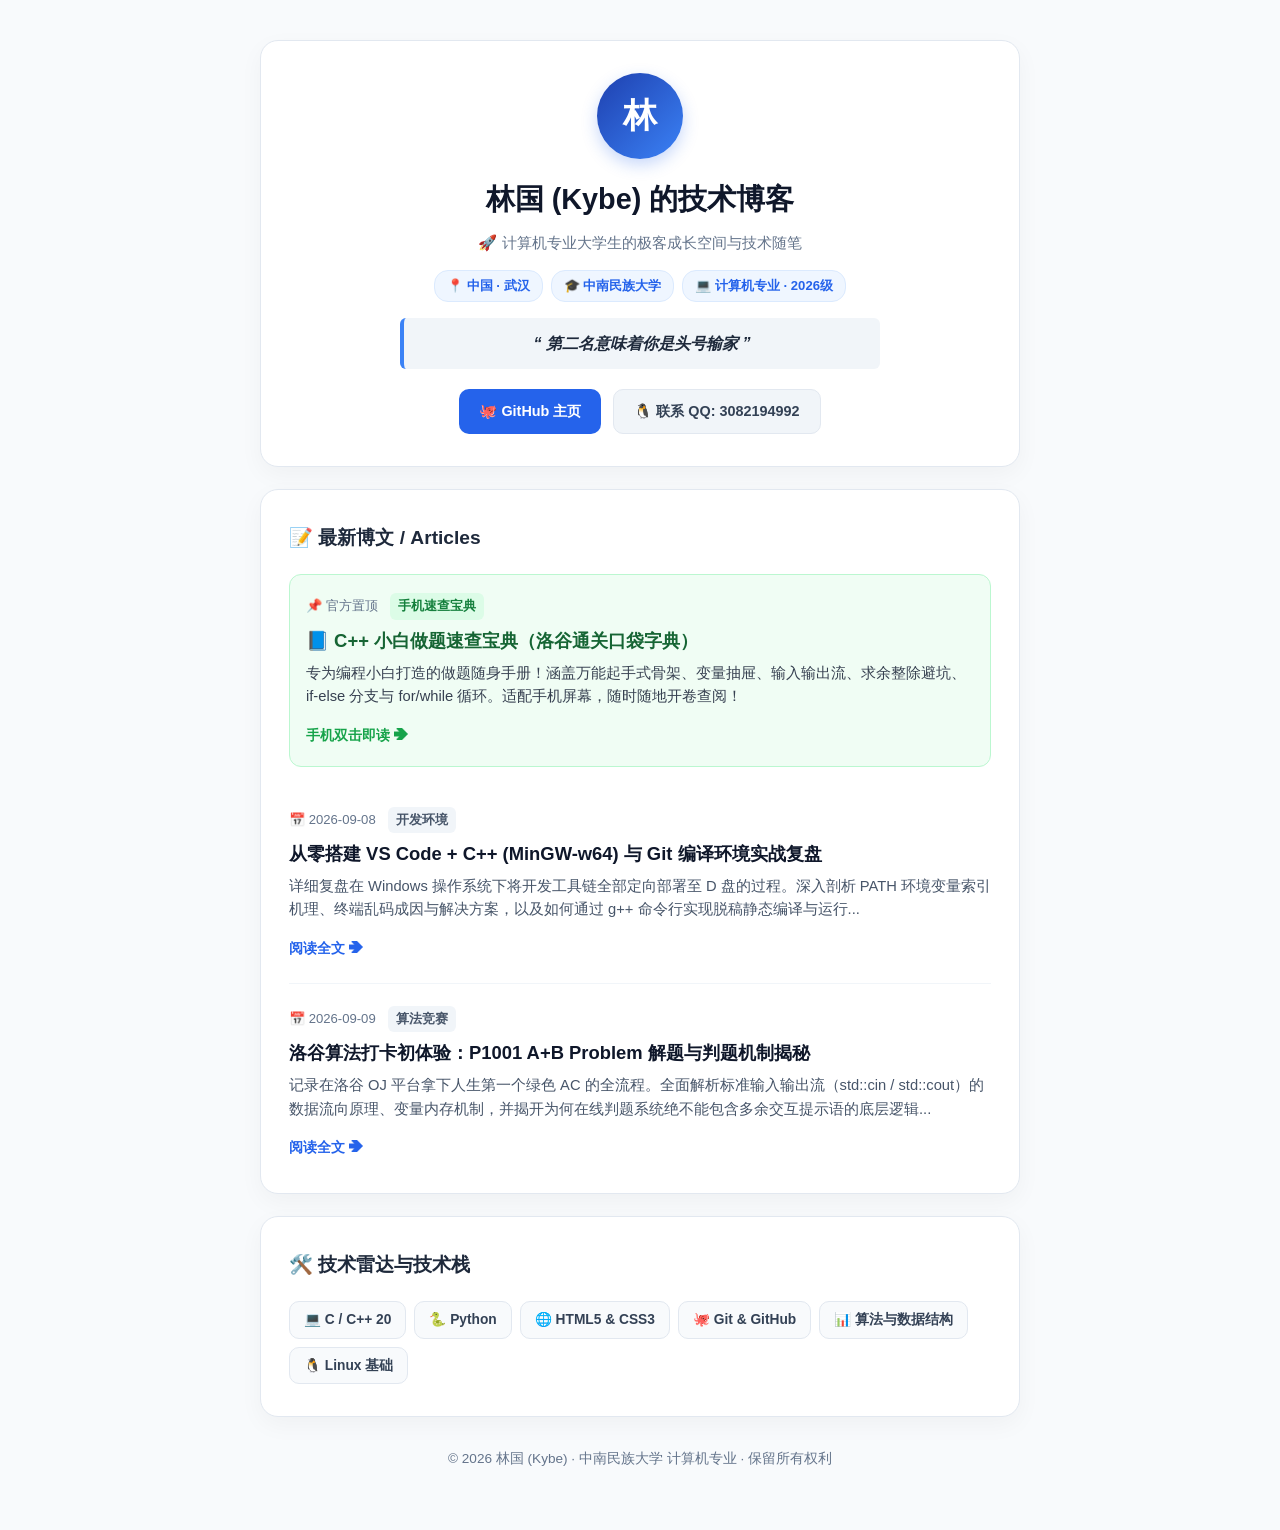
<file: index.html>
﻿<!DOCTYPE html>
<html lang="zh-CN">
<head>
  <meta charset="UTF-8">
  <!-- 响应式必备视口声明：禁止手机缩放为蚂蚁字，按真实设备宽度排版 -->
  <meta name="viewport" content="width=device-width, initial-scale=1.0">
  
  <!-- ① 博客名称与网页标题 -->
  <title>林国 (Kybe) 的技术博客 | 记录计算机探索与成长</title>
  
  <!-- 引入外部 CSS 样式文件（分文件组织） -->
  <link rel="stylesheet" href="css/style.css">
</head>
<body>
  <div class="container">

    <!-- ① 博客名称 + ② 个人介绍卡片 -->
    <div class="card" style="text-align: center;">
      <div class="avatar">林</div>
      <h1>林国 (Kybe) 的技术博客</h1>
      <p class="site-subtitle">🚀 计算机专业大学生的极客成长空间与技术随笔</p>
      <div class="badges">
        <span class="badge">📍 中国 · 武汉</span>
        <span class="badge">🎓 中南民族大学</span>
        <span class="badge">💻 计算机专业 · 2026级</span>
      </div>
      <div class="motto">“ 第二名意味着你是头号输家 ”</div>
      <div class="btns">
        <a href="https://github.com/Kybe2008" class="btn btn-blue" target="_blank">🐙 GitHub 主页</a>
        <button id="qq-btn" class="btn btn-gray">🐧 联系 QQ: 3082194992</button>
      </div>
    </div>

    <!-- ③ 文章列表专区 -->
    <div class="card">
      <div class="sec-title">📝 最新博文 / Articles</div>
      <!-- 置顶宝典文章 -->
      <div class="article-item" style="background: #f0fdf4; padding: 18px 16px; border-radius: 12px; margin-bottom: 18px; border: 1px solid #bbf7d0;">
        <div class="article-meta">
          <span>📌 官方置顶</span>
          <span class="article-tag" style="background: #dcfce7; color: #15803d;">手机速查宝典</span>
        </div>
        <h3 class="article-title">
          <a href="posts/cpp-cheat-sheet.html" style="color: #166534;">📘 C++ 小白做题速查宝典（洛谷通关口袋字典）</a>
        </h3>
        <p class="article-summary" style="color: #374151;">
          专为编程小白打造的做题随身手册！涵盖万能起手式骨架、变量抽屉、输入输出流、求余整除避坑、if-else 分支与 for/while 循环。适配手机屏幕，随时随地开卷查阅！
        </p>
        <a class="article-entry-btn" href="posts/cpp-cheat-sheet.html" style="color: #16a34a; font-weight: 700;">手机双击即读 ➔</a>
      </div>

      
      <!-- 文章 1 -->
      <div class="article-item">
        <div class="article-meta">
          <!-- ④ 发布日期 -->
          <span>📅 2026-09-08</span>
          <span class="article-tag">开发环境</span>
        </div>
        <!-- ⑥ 文章入口链接 -->
        <h3 class="article-title">
          <a href="posts/cpp-env-setup.html">从零搭建 VS Code + C++ (MinGW-w64) 与 Git 编译环境实战复盘</a>
        </h3>
        <!-- ⑤ 摘要 -->
        <p class="article-summary">
          详细复盘在 Windows 操作系统下将开发工具链全部定向部署至 D 盘的过程。深入剖析 PATH 环境变量索引机理、终端乱码成因与解决方案，以及如何通过 g++ 命令行实现脱稿静态编译与运行...
        </p>
        <!-- ⑥ 文章入口按钮 -->
        <a class="article-entry-btn" href="posts/cpp-env-setup.html">阅读全文 ➔</a>
      </div>

      <!-- 文章 2 -->
      <div class="article-item">
        <div class="article-meta">
          <!-- ④ 发布日期 -->
          <span>📅 2026-09-09</span>
          <span class="article-tag">算法竞赛</span>
        </div>
        <!-- ⑥ 文章入口链接 -->
        <h3 class="article-title">
          <a href="posts/luogu-p1001.html">洛谷算法打卡初体验：P1001 A+B Problem 解题与判题机制揭秘</a>
        </h3>
        <!-- ⑤ 摘要 -->
        <p class="article-summary">
          记录在洛谷 OJ 平台拿下人生第一个绿色 AC 的全流程。全面解析标准输入输出流（std::cin / std::cout）的数据流向原理、变量内存机制，并揭开为何在线判题系统绝不能包含多余交互提示语的底层逻辑...
        </p>
        <!-- ⑥ 文章入口按钮 -->
        <a class="article-entry-btn" href="posts/luogu-p1001.html">阅读全文 ➔</a>
      </div>

    </div>

    <!-- 技术栈雷达 -->
    <div class="card">
      <div class="sec-title">🛠️ 技术雷达与技术栈</div>
      <div class="tags">
        <span class="tag">💻 C / C++ 20</span>
        <span class="tag">🐍 Python</span>
        <span class="tag">🌐 HTML5 & CSS3</span>
        <span class="tag">🐙 Git & GitHub</span>
        <span class="tag">📊 算法与数据结构</span>
        <span class="tag">🐧 Linux 基础</span>
      </div>
    </div>

    <footer>
      <p>© 2026 林国 (Kybe) · 中南民族大学 计算机专业 · 保留所有权利</p>
    </footer>
  </div>

  <!-- 引入外部 JavaScript 交互文件（分文件组织） -->
  <script src="js/main.js"></script>
</body>
</html>
</file>
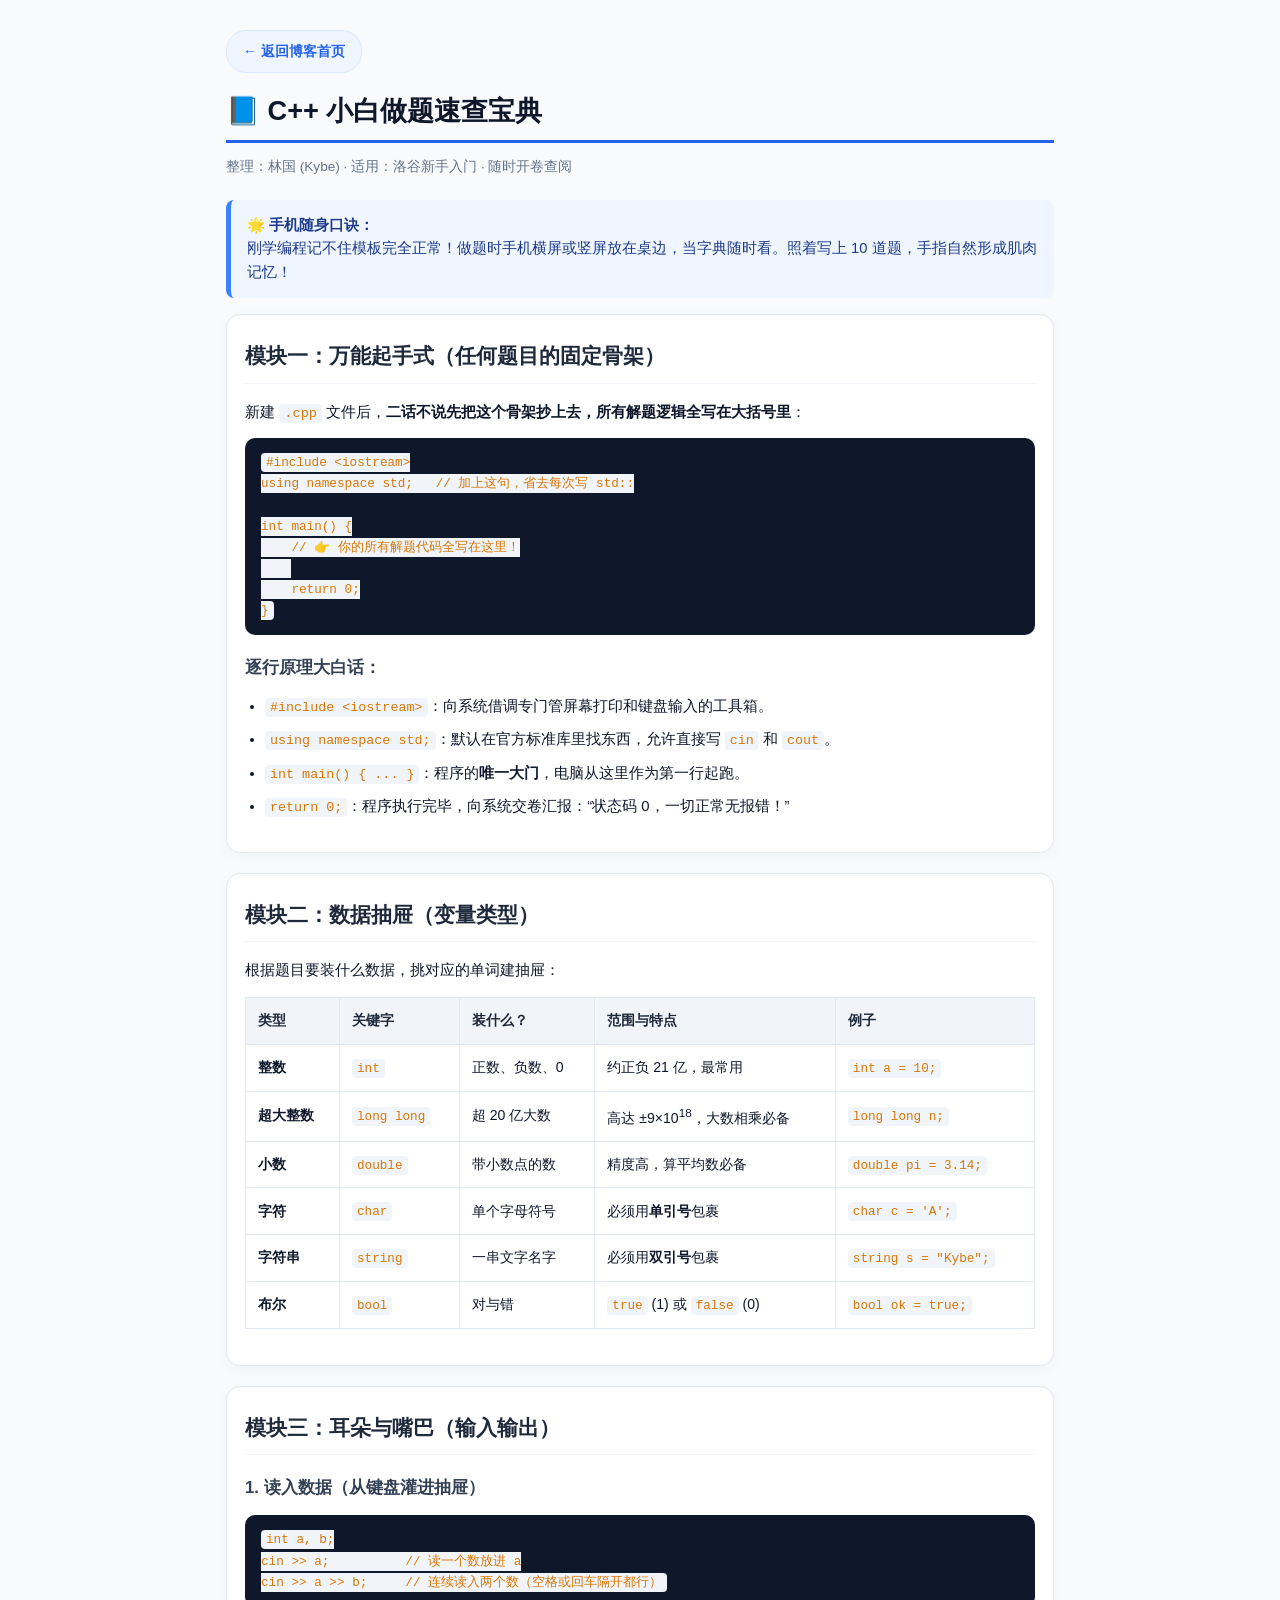
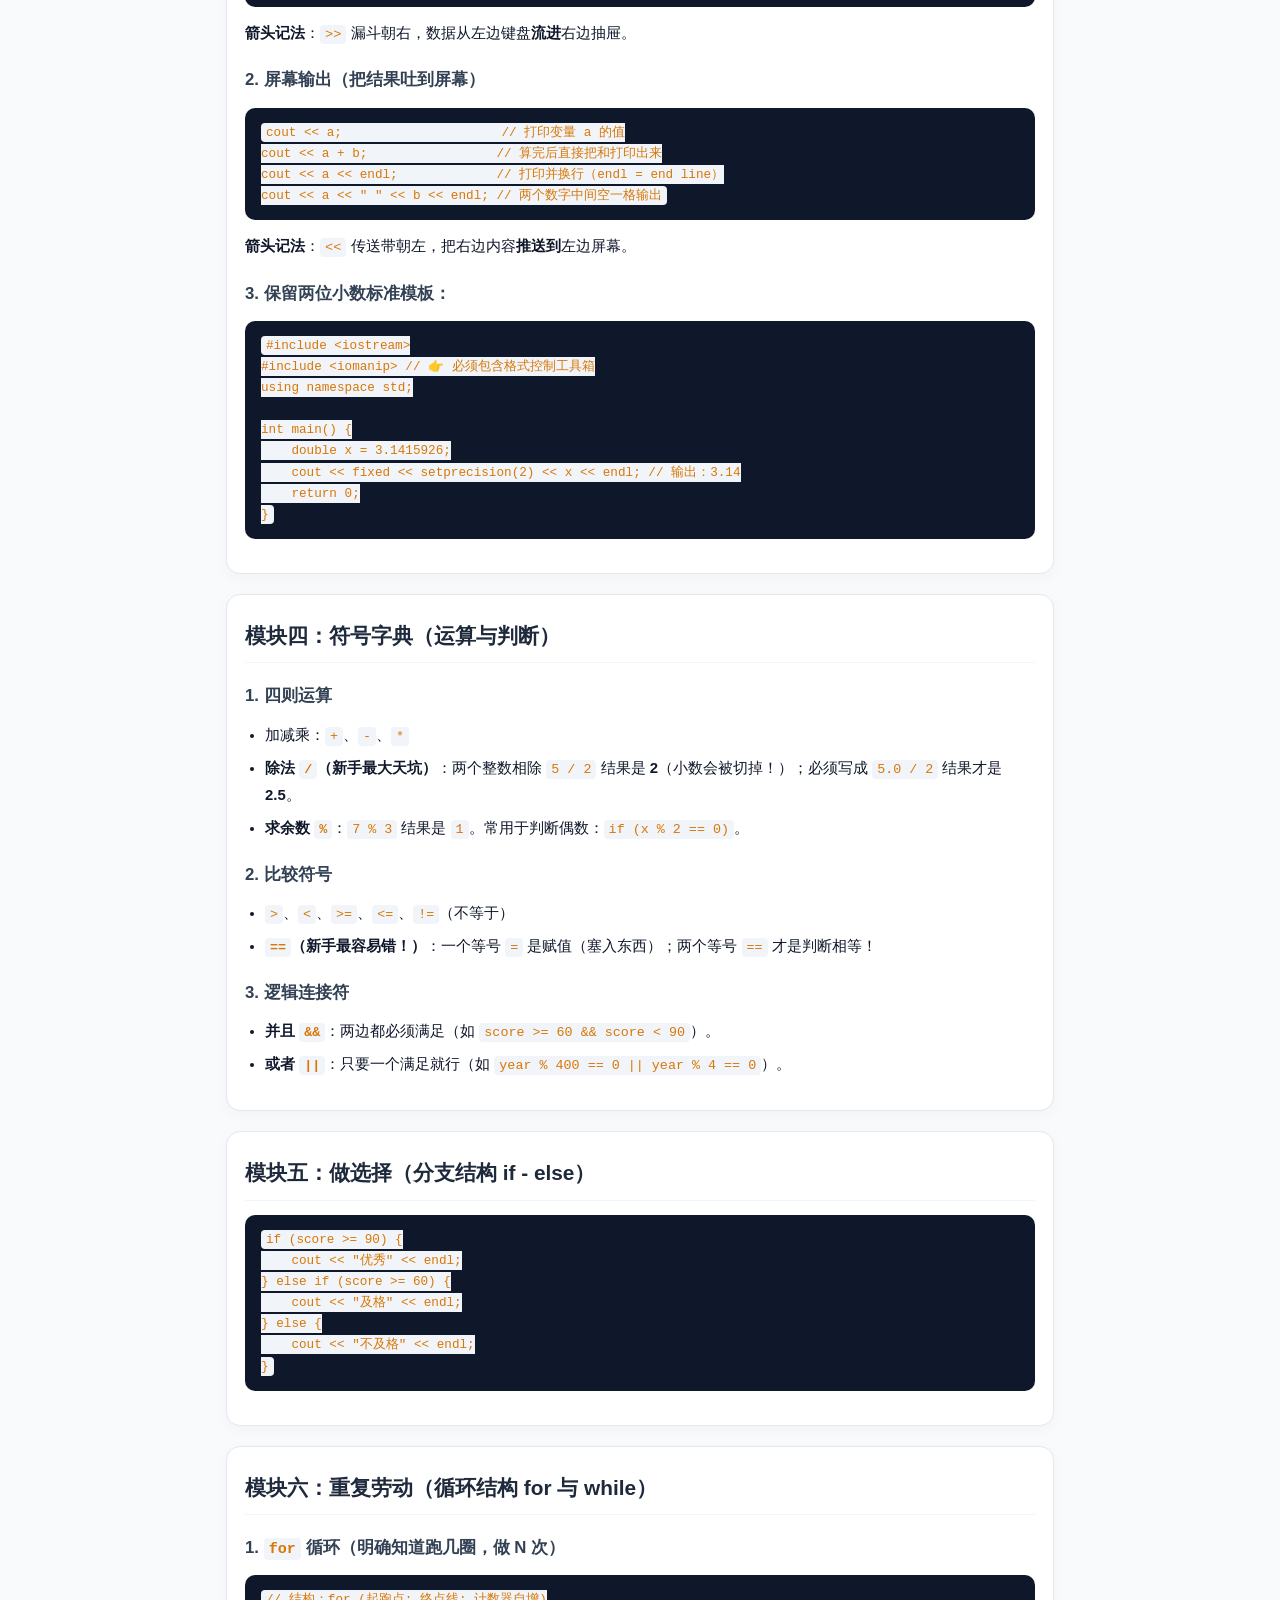
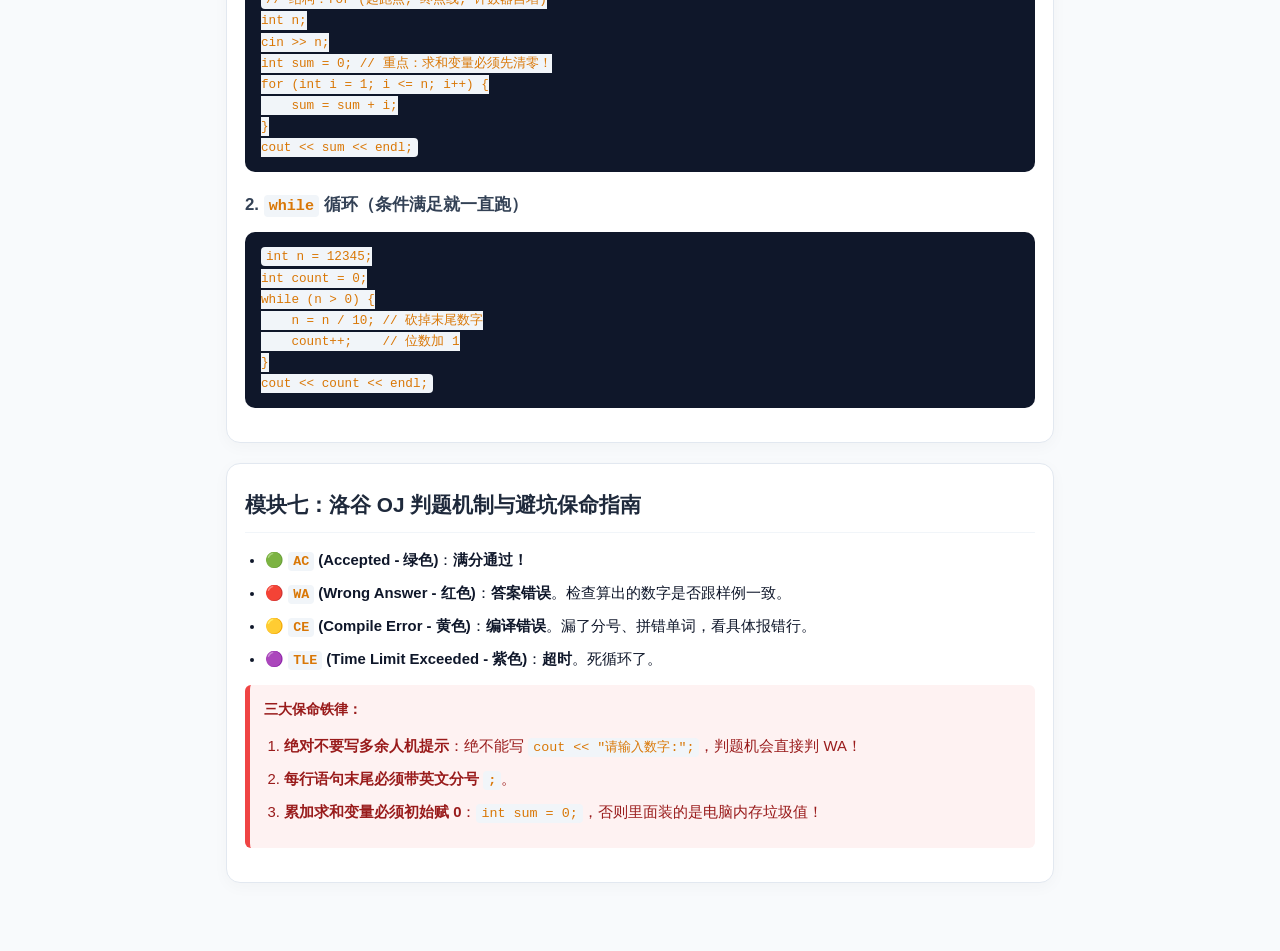
<file: posts/cpp-cheat-sheet.html>
﻿<!DOCTYPE html>
<html lang="zh-CN">
<head>
<meta charset="UTF-8">
<meta name="viewport" content="width=device-width, initial-scale=1.0">
<title>C++ 小白做题速查宝典 | 林国 (Kybe)</title>
<style>
* { box-sizing: border-box; margin: 0; padding: 0; }
body {
  font-family: -apple-system, BlinkMacSystemFont, "Segoe UI", Roboto, "PingFang SC", "Microsoft YaHei", sans-serif;
  background-color: #f8fafc;
  color: #0f172a;
  line-height: 1.8;
  padding: 30px 16px 60px;
  max-width: 860px;
  margin: 0 auto;
}
.back-btn {
  display: inline-flex;
  align-items: center;
  gap: 6px;
  background: #eff6ff;
  color: #2563eb;
  padding: 8px 16px;
  border-radius: 20px;
  text-decoration: none;
  font-weight: 600;
  font-size: 0.88rem;
  margin-bottom: 20px;
  border: 1px solid #dbeafe;
}
.back-btn:hover { background: #dbeafe; }
h1 {
  font-size: 1.7rem;
  color: #0f172a;
  margin-bottom: 12px;
  line-height: 1.35;
  border-bottom: 3px solid #2563eb;
  padding-bottom: 10px;
}
.meta-info {
  font-size: 0.85rem;
  color: #64748b;
  margin-bottom: 20px;
}
.tip-box {
  background: #eff6ff;
  border-left: 5px solid #3b82f6;
  padding: 14px 16px;
  border-radius: 8px;
  margin: 16px 0;
  font-size: 0.92rem;
  color: #1e3a8a;
  line-height: 1.6;
}
.card {
  background: #ffffff;
  border-radius: 14px;
  padding: 22px 18px;
  border: 1px solid #e2e8f0;
  box-shadow: 0 4px 16px rgba(0, 0, 0, 0.03);
  margin-bottom: 20px;
}
h2 {
  font-size: 1.3rem;
  color: #1e293b;
  margin-bottom: 14px;
  border-bottom: 1px solid #f1f5f9;
  padding-bottom: 8px;
}
h3 {
  font-size: 1.05rem;
  color: #334155;
  margin: 18px 0 8px;
}
p { margin-bottom: 10px; font-size: 0.95rem; }
.table-wrapper {
  width: 100%;
  overflow-x: auto;
  margin: 14px 0;
  -webkit-overflow-scrolling: touch;
}
table {
  width: 100%;
  border-collapse: collapse;
  min-width: 480px;
  background: #fff;
}
th, td {
  padding: 10px 12px;
  border: 1px solid #e2e8f0;
  text-align: left;
  font-size: 0.88rem;
}
th { background: #f1f5f9; font-weight: 700; color: #1e293b; }
code {
  background: #f1f5f9;
  color: #d97706;
  padding: 2px 5px;
  border-radius: 4px;
  font-family: Consolas, monospace;
  font-size: 0.9em;
}
pre {
  background: #0f172a;
  color: #f8fafc;
  padding: 14px 16px;
  border-radius: 10px;
  overflow-x: auto;
  margin: 12px 0;
  font-family: Consolas, monospace;
  font-size: 0.88rem;
  line-height: 1.5;
  -webkit-overflow-scrolling: touch;
}
ul, ol { padding-left: 20px; margin: 10px 0; font-size: 0.93rem; }
li { margin-bottom: 6px; }
.danger-box {
  background: #fef2f2;
  border-left: 5px solid #ef4444;
  padding: 12px 14px;
  border-radius: 6px;
  margin: 12px 0;
  color: #991b1b;
  font-size: 0.9rem;
}
@media (max-width: 600px) {
  body { padding: 20px 12px 50px; }
  h1 { font-size: 1.45rem; }
  .card { padding: 18px 14px; }
}
</style>
</head>
<body>

<a class="back-btn" href="../index.html">← 返回博客首页</a>

<h1>📘 C++ 小白做题速查宝典</h1>
<div class="meta-info">整理：林国 (Kybe) · 适用：洛谷新手入门 · 随时开卷查阅</div>

<div class="tip-box">
  <strong>🌟 手机随身口诀：</strong><br>
  刚学编程记不住模板完全正常！做题时手机横屏或竖屏放在桌边，当字典随时看。照着写上 10 道题，手指自然形成肌肉记忆！
</div>

<div class="card">
  <h2>模块一：万能起手式（任何题目的固定骨架）</h2>
  <p>新建 <code>.cpp</code> 文件后，<strong>二话不说先把这个骨架抄上去，所有解题逻辑全写在大括号里</strong>：</p>
  <pre><code>#include &lt;iostream&gt;
using namespace std;   // 加上这句，省去每次写 std::

int main() {
    // 👉 你的所有解题代码全写在这里！
    
    return 0;
}</code></pre>
  <h3>逐行原理大白话：</h3>
  <ul>
    <li><code>#include &lt;iostream&gt;</code>：向系统借调专门管屏幕打印和键盘输入的工具箱。</li>
    <li><code>using namespace std;</code>：默认在官方标准库里找东西，允许直接写 <code>cin</code> 和 <code>cout</code>。</li>
    <li><code>int main() { ... }</code>：程序的<strong>唯一大门</strong>，电脑从这里作为第一行起跑。</li>
    <li><code>return 0;</code>：程序执行完毕，向系统交卷汇报：“状态码 0，一切正常无报错！”</li>
  </ul>
</div>

<div class="card">
  <h2>模块二：数据抽屉（变量类型）</h2>
  <p>根据题目要装什么数据，挑对应的单词建抽屉：</p>
  <div class="table-wrapper">
    <table>
      <tr><th>类型</th><th>关键字</th><th>装什么？</th><th>范围与特点</th><th>例子</th></tr>
      <tr><td><strong>整数</strong></td><td><code>int</code></td><td>正数、负数、0</td><td>约正负 21 亿，最常用</td><td><code>int a = 10;</code></td></tr>
      <tr><td><strong>超大整数</strong></td><td><code>long long</code></td><td>超 20 亿大数</td><td>高达 ±9×10<sup>18</sup>，大数相乘必备</td><td><code>long long n;</code></td></tr>
      <tr><td><strong>小数</strong></td><td><code>double</code></td><td>带小数点的数</td><td>精度高，算平均数必备</td><td><code>double pi = 3.14;</code></td></tr>
      <tr><td><strong>字符</strong></td><td><code>char</code></td><td>单个字母符号</td><td>必须用<strong>单引号</strong>包裹</td><td><code>char c = 'A';</code></td></tr>
      <tr><td><strong>字符串</strong></td><td><code>string</code></td><td>一串文字名字</td><td>必须用<strong>双引号</strong>包裹</td><td><code>string s = "Kybe";</code></td></tr>
      <tr><td><strong>布尔</strong></td><td><code>bool</code></td><td>对与错</td><td><code>true</code> (1) 或 <code>false</code> (0)</td><td><code>bool ok = true;</code></td></tr>
    </table>
  </div>
</div>

<div class="card">
  <h2>模块三：耳朵与嘴巴（输入输出）</h2>
  <h3>1. 读入数据（从键盘灌进抽屉）</h3>
  <pre><code>int a, b;
cin &gt;&gt; a;          // 读一个数放进 a
cin &gt;&gt; a &gt;&gt; b;     // 连续读入两个数（空格或回车隔开都行）</code></pre>
  <p><strong>箭头记法</strong>：<code>&gt;&gt;</code> 漏斗朝右，数据从左边键盘<strong>流进</strong>右边抽屉。</p>

  <h3>2. 屏幕输出（把结果吐到屏幕）</h3>
  <pre><code>cout &lt;&lt; a;                     // 打印变量 a 的值
cout &lt;&lt; a + b;                 // 算完后直接把和打印出来
cout &lt;&lt; a &lt;&lt; endl;             // 打印并换行（endl = end line）
cout &lt;&lt; a &lt;&lt; " " &lt;&lt; b &lt;&lt; endl; // 两个数字中间空一格输出</code></pre>
  <p><strong>箭头记法</strong>：<code>&lt;&lt;</code> 传送带朝左，把右边内容<strong>推送到</strong>左边屏幕。</p>

  <h3>3. 保留两位小数标准模板：</h3>
  <pre><code>#include &lt;iostream&gt;
#include &lt;iomanip&gt; // 👉 必须包含格式控制工具箱
using namespace std;

int main() {
    double x = 3.1415926;
    cout &lt;&lt; fixed &lt;&lt; setprecision(2) &lt;&lt; x &lt;&lt; endl; // 输出：3.14
    return 0;
}</code></pre>
</div>

<div class="card">
  <h2>模块四：符号字典（运算与判断）</h2>
  <h3>1. 四则运算</h3>
  <ul>
    <li>加减乘：<code>+</code>、<code>-</code>、<code>*</code></li>
    <li><strong>除法 <code>/</code>（新手最大天坑）</strong>：两个整数相除 <code>5 / 2</code> 结果是 <strong>2</strong>（小数会被切掉！）；必须写成 <code>5.0 / 2</code> 结果才是 <strong>2.5</strong>。</li>
    <li><strong>求余数 <code>%</code></strong>：<code>7 % 3</code> 结果是 <code>1</code>。常用于判断偶数：<code>if (x % 2 == 0)</code>。</li>
  </ul>

  <h3>2. 比较符号</h3>
  <ul>
    <li><code>&gt;</code>、<code>&lt;</code>、<code>&gt;=</code>、<code>&lt;=</code>、<code>!=</code>（不等于）</li>
    <li><strong><code>==</code>（新手最容易错！）</strong>：一个等号 <code>=</code> 是赋值（塞入东西）；两个等号 <code>==</code> 才是判断相等！</li>
  </ul>

  <h3>3. 逻辑连接符</h3>
  <ul>
    <li><strong>并且 <code>&&</code></strong>：两边都必须满足（如 <code>score &gt;= 60 && score &lt; 90</code>）。</li>
    <li><strong>或者 <code>||</code></strong>：只要一个满足就行（如 <code>year % 400 == 0 || year % 4 == 0</code>）。</li>
  </ul>
</div>

<div class="card">
  <h2>模块五：做选择（分支结构 if - else）</h2>
  <pre><code>if (score &gt;= 90) {
    cout &lt;&lt; "优秀" &lt;&lt; endl;
} else if (score &gt;= 60) {
    cout &lt;&lt; "及格" &lt;&lt; endl;
} else {
    cout &lt;&lt; "不及格" &lt;&lt; endl;
}</code></pre>
</div>

<div class="card">
  <h2>模块六：重复劳动（循环结构 for 与 while）</h2>
  <h3>1. <code>for</code> 循环（明确知道跑几圈，做 N 次）</h3>
  <pre><code>// 结构：for (起跑点; 终点线; 计数器自增)
int n;
cin &gt;&gt; n;
int sum = 0; // 重点：求和变量必须先清零！
for (int i = 1; i &lt;= n; i++) {
    sum = sum + i;
}
cout &lt;&lt; sum &lt;&lt; endl;</code></pre>

  <h3>2. <code>while</code> 循环（条件满足就一直跑）</h3>
  <pre><code>int n = 12345;
int count = 0;
while (n &gt; 0) {
    n = n / 10; // 砍掉末尾数字
    count++;    // 位数加 1
}
cout &lt;&lt; count &lt;&lt; endl;</code></pre>
</div>

<div class="card">
  <h2>模块七：洛谷 OJ 判题机制与避坑保命指南</h2>
  <ul>
    <li>🟢 <strong><code>AC</code> (Accepted - 绿色)</strong>：<strong>满分通过！</strong></li>
    <li>🔴 <strong><code>WA</code> (Wrong Answer - 红色)</strong>：<strong>答案错误</strong>。检查算出的数字是否跟样例一致。</li>
    <li>🟡 <strong><code>CE</code> (Compile Error - 黄色)</strong>：<strong>编译错误</strong>。漏了分号、拼错单词，看具体报错行。</li>
    <li>🟣 <strong><code>TLE</code> (Time Limit Exceeded - 紫色)</strong>：<strong>超时</strong>。死循环了。</li>
  </ul>
  <div class="danger-box">
    <strong>三大保命铁律：</strong>
    <ol>
      <li><strong>绝对不要写多余人机提示</strong>：绝不能写 <code>cout &lt;&lt; "请输入数字:";</code>，判题机会直接判 WA！</li>
      <li><strong>每行语句末尾必须带英文分号 <code>;</code></strong>。</li>
      <li><strong>累加求和变量必须初始赋 0</strong>：<code>int sum = 0;</code>，否则里面装的是电脑内存垃圾值！</li>
    </ol>
  </div>
</div>

</body>
</html>
</file>
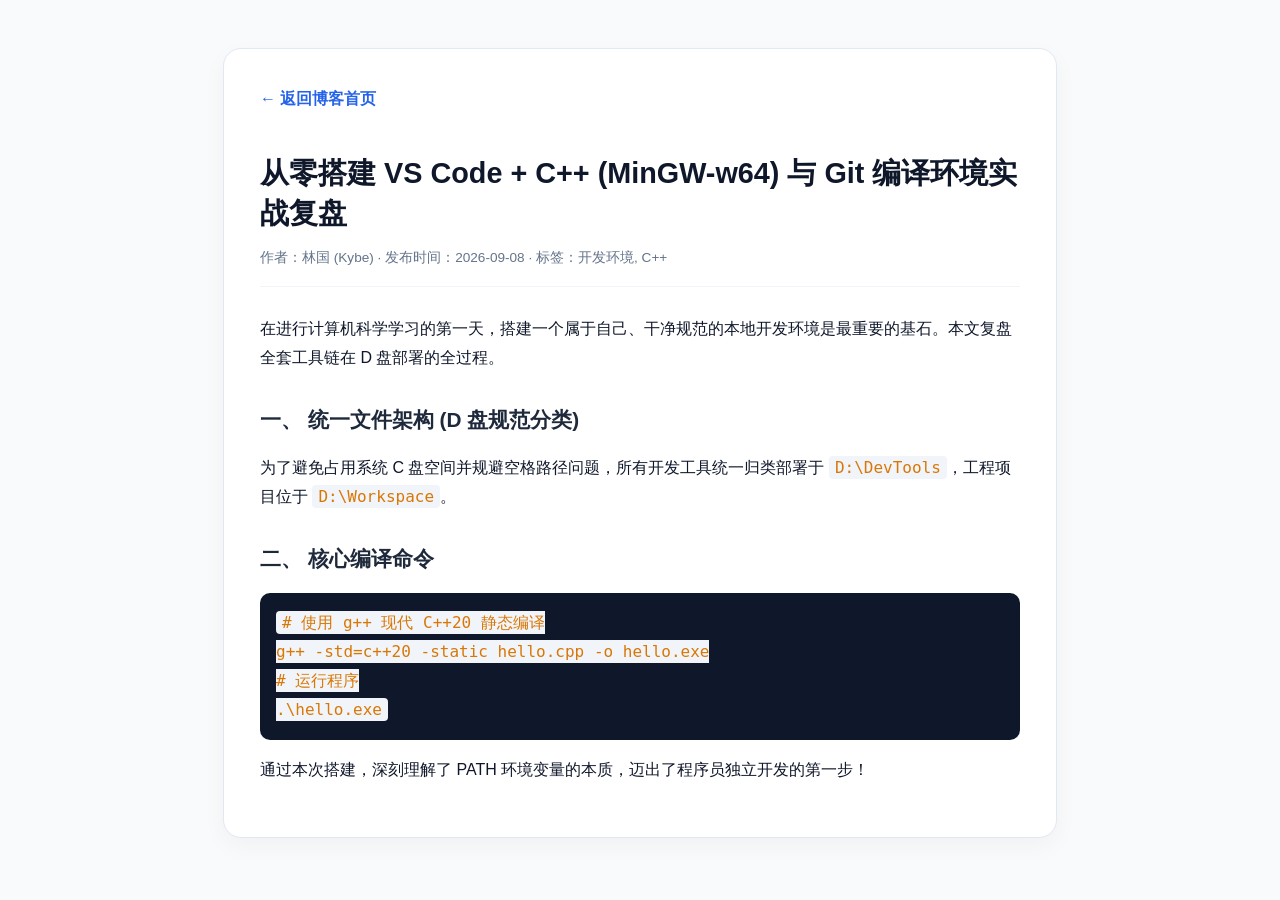
<file: posts/cpp-env-setup.html>
<!DOCTYPE html>
<html lang="zh-CN">
<head>
<meta charset="UTF-8"><meta name="viewport" content="width=device-width,initial-scale=1.0">
<title>从零搭建 VS Code + C++ 与 Git 编译环境实战复盘 | 林国</title>
<style>
body{font-family:-apple-system,BlinkMacSystemFont,"Segoe UI",Roboto,sans-serif;background:#f8fafc;color:#0f172a;line-height:1.8;padding:40px 20px}
.container{max-width:760px;margin:0 auto;background:#fff;border-radius:18px;padding:36px;border:1px solid #e2e8f0;box-shadow:0 8px 24px rgba(0,0,0,0.04)}
.back-link{display:inline-block;margin-bottom:20px;color:#2563eb;text-decoration:none;font-weight:600}
h1{font-size:1.8rem;line-height:1.4;margin-bottom:12px;color:#0f172a}
.meta{font-size:0.85rem;color:#64748b;margin-bottom:28px;padding-bottom:16px;border-bottom:1px solid #f1f5f9}
h2{font-size:1.3rem;margin:28px 0 14px;color:#1e293b}
code{background:#f1f5f9;padding:2px 6px;border-radius:4px;color:#d97706;font-family:Consolas,monospace}
pre{background:#0f172a;color:#f8fafc;padding:16px;border-radius:10px;overflow-x:auto;margin:16px 0}
</style>
</head>
<body>
<div class="container">
  <a class="back-link" href="../index.html">← 返回博客首页</a>
  <h1>从零搭建 VS Code + C++ (MinGW-w64) 与 Git 编译环境实战复盘</h1>
  <div class="meta">作者：林国 (Kybe) · 发布时间：2026-09-08 · 标签：开发环境, C++</div>
  <p>在进行计算机科学学习的第一天，搭建一个属于自己、干净规范的本地开发环境是最重要的基石。本文复盘全套工具链在 D 盘部署的全过程。</p>
  <h2>一、 统一文件架构 (D 盘规范分类)</h2>
  <p>为了避免占用系统 C 盘空间并规避空格路径问题，所有开发工具统一归类部署于 <code>D:\DevTools</code>，工程项目位于 <code>D:\Workspace</code>。</p>
  <h2>二、 核心编译命令</h2>
  <pre><code># 使用 g++ 现代 C++20 静态编译
g++ -std=c++20 -static hello.cpp -o hello.exe
# 运行程序
.\hello.exe</code></pre>
  <p>通过本次搭建，深刻理解了 PATH 环境变量的本质，迈出了程序员独立开发的第一步！</p>
</div>
</body>
</html>
</file>
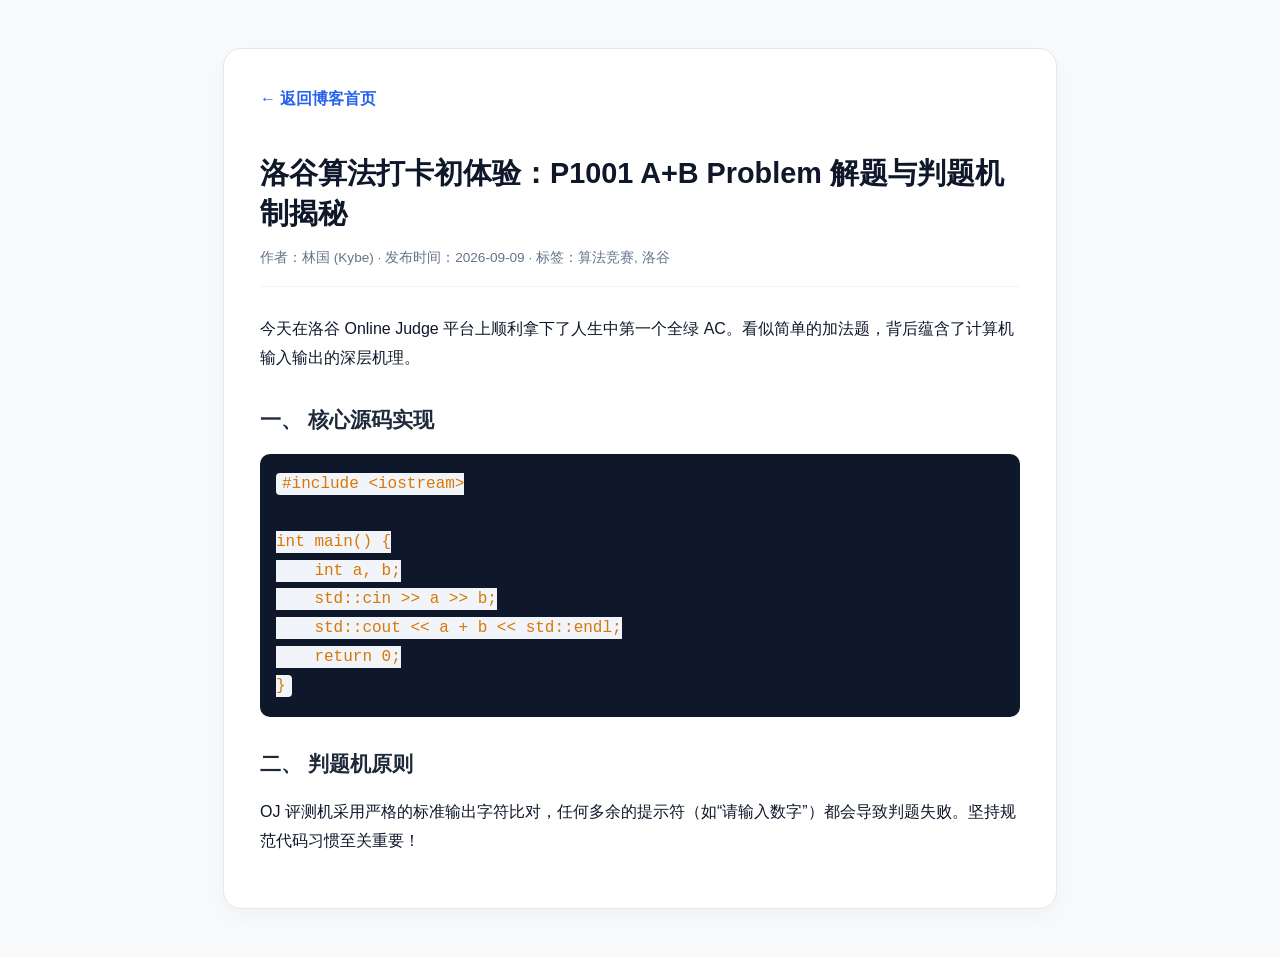
<file: posts/luogu-p1001.html>
<!DOCTYPE html>
<html lang="zh-CN">
<head>
<meta charset="UTF-8"><meta name="viewport" content="width=device-width,initial-scale=1.0">
<title>洛谷算法打卡初体验：P1001 A+B Problem 解题与判题机制揭秘 | 林国</title>
<style>
body{font-family:-apple-system,BlinkMacSystemFont,"Segoe UI",Roboto,sans-serif;background:#f8fafc;color:#0f172a;line-height:1.8;padding:40px 20px}
.container{max-width:760px;margin:0 auto;background:#fff;border-radius:18px;padding:36px;border:1px solid #e2e8f0;box-shadow:0 8px 24px rgba(0,0,0,0.04)}
.back-link{display:inline-block;margin-bottom:20px;color:#2563eb;text-decoration:none;font-weight:600}
h1{font-size:1.8rem;line-height:1.4;margin-bottom:12px;color:#0f172a}
.meta{font-size:0.85rem;color:#64748b;margin-bottom:28px;padding-bottom:16px;border-bottom:1px solid #f1f5f9}
h2{font-size:1.3rem;margin:28px 0 14px;color:#1e293b}
code{background:#f1f5f9;padding:2px 6px;border-radius:4px;color:#d97706;font-family:Consolas,monospace}
pre{background:#0f172a;color:#f8fafc;padding:16px;border-radius:10px;overflow-x:auto;margin:16px 0}
</style>
</head>
<body>
<div class="container">
  <a class="back-link" href="../index.html">← 返回博客首页</a>
  <h1>洛谷算法打卡初体验：P1001 A+B Problem 解题与判题机制揭秘</h1>
  <div class="meta">作者：林国 (Kybe) · 发布时间：2026-09-09 · 标签：算法竞赛, 洛谷</div>
  <p>今天在洛谷 Online Judge 平台上顺利拿下了人生中第一个全绿 AC。看似简单的加法题，背后蕴含了计算机输入输出的深层机理。</p>
  <h2>一、 核心源码实现</h2>
  <pre><code>#include &lt;iostream&gt;

int main() {
    int a, b;
    std::cin &gt;&gt; a &gt;&gt; b;
    std::cout &lt;&lt; a + b &lt;&lt; std::endl;
    return 0;
}</code></pre>
  <h2>二、 判题机原则</h2>
  <p>OJ 评测机采用严格的标准输出字符比对，任何多余的提示符（如“请输入数字”）都会导致判题失败。坚持规范代码习惯至关重要！</p>
</div>
</body>
</html>
</file>
<file: css/style.css>
/* ====================================================
   1. 基础全局样式
   ==================================================== */
* {
  box-sizing: border-box;
  margin: 0;
  padding: 0;
}

body {
  font-family: -apple-system, BlinkMacSystemFont, "Segoe UI", Roboto, "Helvetica Neue", Arial, sans-serif;
  background-color: #f8fafc;
  color: #0f172a;
  line-height: 1.7;
  padding: 40px 20px 60px;
}

/* 主容器：限制在大屏幕下的最大宽度，保持优雅居中 */
.container {
  max-width: 760px;
  margin: 0 auto;
  width: 100%;
}

/* 卡片通用组件 */
.card {
  background: #ffffff;
  border-radius: 18px;
  padding: 32px 28px;
  box-shadow: 0 8px 24px rgba(0, 0, 0, 0.04);
  border: 1px solid #e2e8f0;
  margin-bottom: 22px;
  transition: transform 0.2s ease, box-shadow 0.2s ease;
}

.card:hover {
  box-shadow: 0 12px 32px rgba(0, 0, 0, 0.06);
}

/* 头像与个人介绍 */
.avatar {
  width: 86px;
  height: 86px;
  border-radius: 50%;
  background: linear-gradient(135deg, #1e40af, #3b82f6);
  color: #ffffff;
  display: flex;
  align-items: center;
  justify-content: center;
  font-size: 34px;
  font-weight: bold;
  margin: 0 auto 16px;
  box-shadow: 0 6px 16px rgba(37, 99, 235, 0.25);
}

h1 {
  font-size: 1.8rem;
  text-align: center;
  font-weight: 800;
  color: #0f172a;
}

.site-subtitle {
  text-align: center;
  color: #64748b;
  font-size: 0.95rem;
  margin-top: 6px;
}

.badges {
  display: flex;
  justify-content: center;
  gap: 8px;
  flex-wrap: wrap;
  margin: 14px 0 16px;
}

.badge {
  background: #eff6ff;
  color: #2563eb;
  font-size: 0.82rem;
  font-weight: 600;
  padding: 4px 12px;
  border-radius: 14px;
  border: 1px solid #dbeafe;
}

.motto {
  background: #f1f5f9;
  border-left: 4px solid #3b82f6;
  padding: 12px 16px;
  border-radius: 6px;
  margin: 16px auto 20px;
  max-width: 480px;
  font-weight: 600;
  color: #1e293b;
  text-align: center;
  font-style: italic;
}

.btns {
  display: flex;
  justify-content: center;
  gap: 12px;
  flex-wrap: wrap;
}

.btn {
  padding: 10px 20px;
  border-radius: 10px;
  text-decoration: none;
  font-weight: 600;
  font-size: 0.9rem;
  border: none;
  cursor: pointer;
  display: inline-flex;
  align-items: center;
  gap: 6px;
  transition: all 0.2s ease;
}

.btn-blue {
  background: #2563eb;
  color: #ffffff;
}
.btn-blue:hover {
  background: #1d4ed8;
}

.btn-gray {
  background: #f1f5f9;
  color: #334155;
  border: 1px solid #e2e8f0;
}
.btn-gray:hover {
  background: #e2e8f0;
}

.sec-title {
  font-size: 1.2rem;
  font-weight: 800;
  margin-bottom: 20px;
  display: flex;
  align-items: center;
  gap: 8px;
  color: #1e293b;
}

/* ====================================================
   2. 博客文章列表专用样式
   ==================================================== */
.article-item {
  padding: 22px 0;
  border-bottom: 1px solid #f1f5f9;
}

.article-item:first-child {
  padding-top: 0;
}

.article-item:last-child {
  border-bottom: none;
  padding-bottom: 0;
}

.article-meta {
  display: flex;
  align-items: center;
  gap: 12px;
  font-size: 0.82rem;
  color: #64748b;
  margin-bottom: 8px;
}

.article-tag {
  background: #f1f5f9;
  color: #475569;
  padding: 2px 8px;
  border-radius: 6px;
  font-weight: 600;
}

.article-title {
  font-size: 1.15rem;
  font-weight: 700;
  margin-bottom: 8px;
  line-height: 1.4;
}

.article-title a {
  color: #0f172a;
  text-decoration: none;
  transition: color 0.2s;
}

.article-title a:hover {
  color: #2563eb;
}

.article-summary {
  font-size: 0.92rem;
  color: #475569;
  line-height: 1.6;
  margin-bottom: 12px;
}

.article-entry-btn {
  display: inline-flex;
  align-items: center;
  gap: 4px;
  color: #2563eb;
  font-weight: 600;
  font-size: 0.88rem;
  text-decoration: none;
}

.article-entry-btn:hover {
  text-decoration: underline;
}

.tags {
  display: flex;
  flex-wrap: wrap;
  gap: 8px;
}

.tag {
  background: #f8fafc;
  border: 1px solid #e2e8f0;
  padding: 6px 14px;
  border-radius: 10px;
  font-size: 0.86rem;
  font-weight: 600;
  color: #334155;
}

footer {
  text-align: center;
  color: #64748b;
  font-size: 0.85rem;
  margin-top: 30px;
}

/* ====================================================
   3. 核心：移动端响应式布局适配 (@media 查询)
   当屏幕宽度小于 640px（手机屏幕）时自动生效
   ==================================================== */
@media (max-width: 640px) {
  body {
    padding: 16px 12px 30px; /* 缩减手机两边内边距，留出更多显示空间 */
  }

  .card {
    padding: 20px 16px; /* 卡片内边距收窄 */
    border-radius: 14px;
    margin-bottom: 16px;
  }

  h1 {
    font-size: 1.45rem; /* 标题字号适度缩小，防止手机单行换行断开 */
  }

  .site-subtitle {
    font-size: 0.85rem;
  }

  .btns {
    flex-direction: column; /* 手机上两个按钮上下排列，更容易手指触按 */
    width: 100%;
  }

  .btn {
    width: 100%;
    justify-content: center; /* 按钮在手机端通栏全宽居中 */
  }

  .article-title {
    font-size: 1.05rem;
  }

  .article-summary {
    font-size: 0.88rem;
  }
}
</file>
